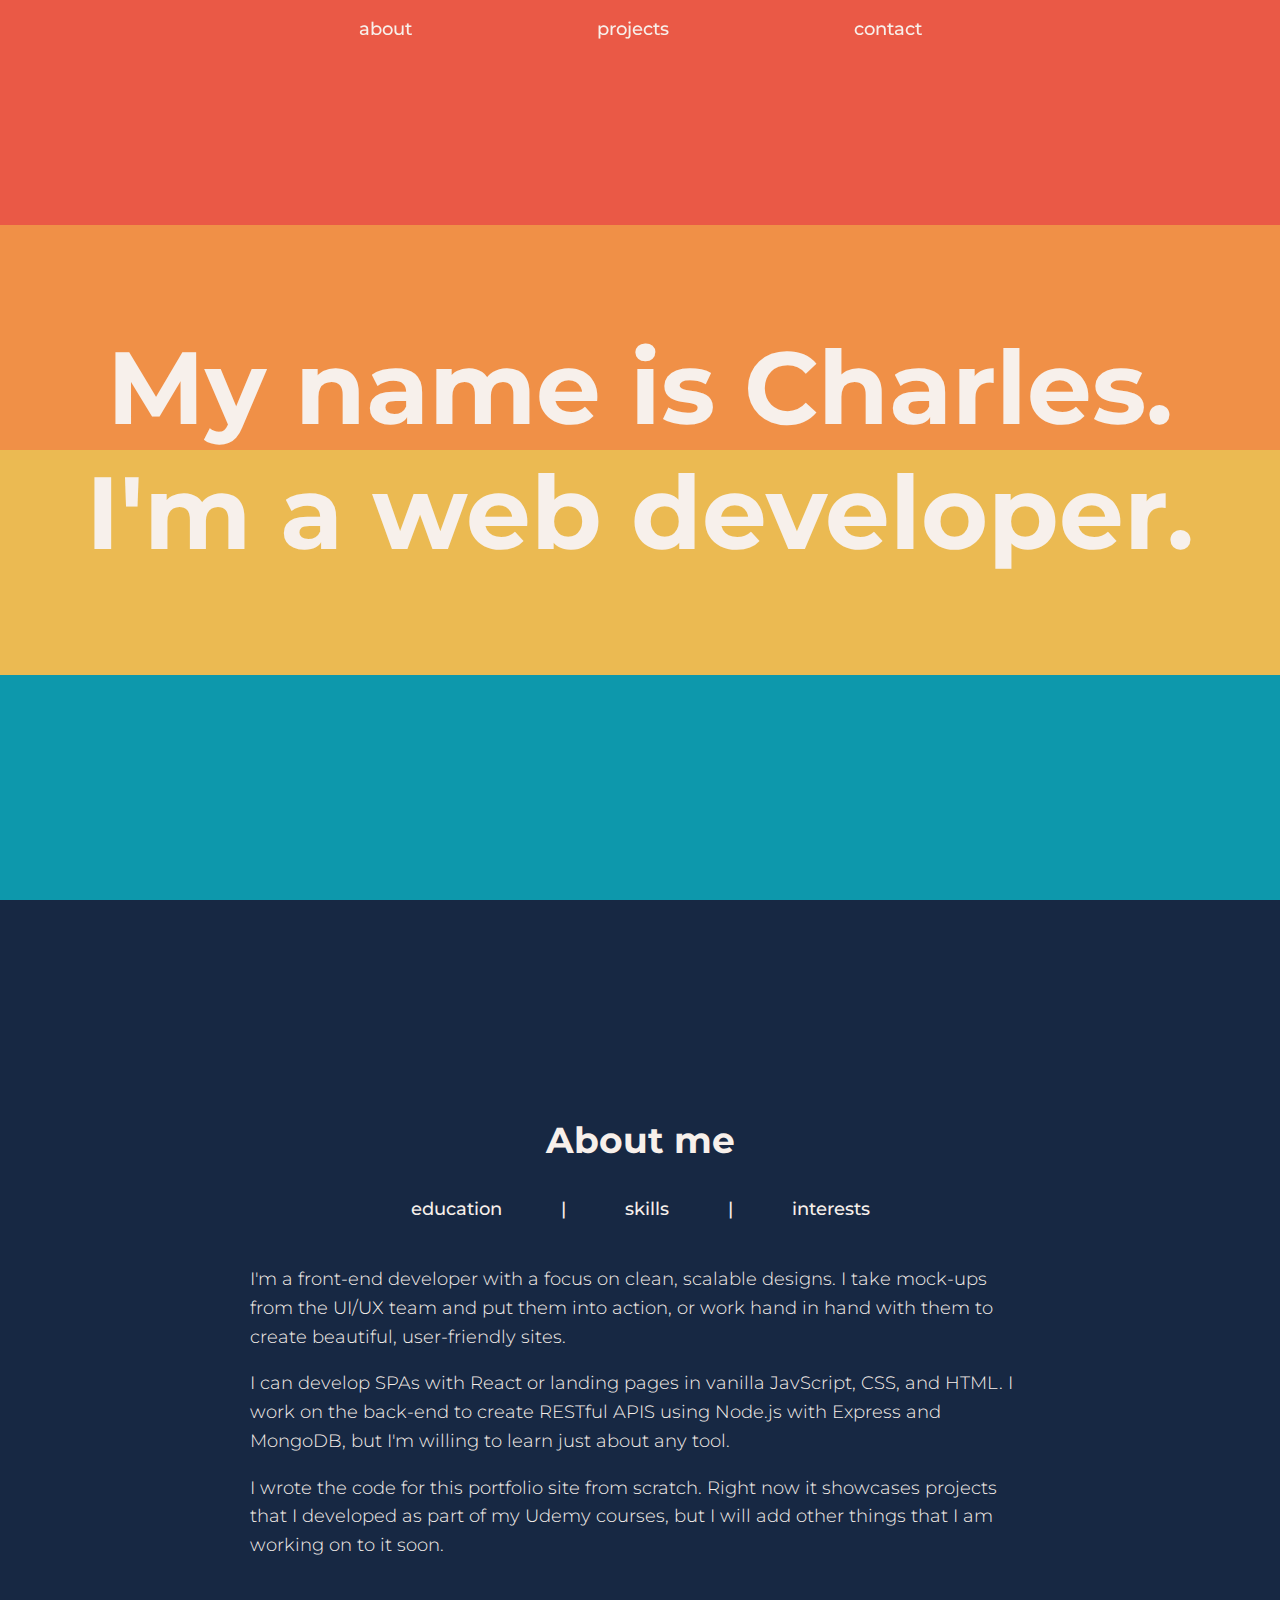
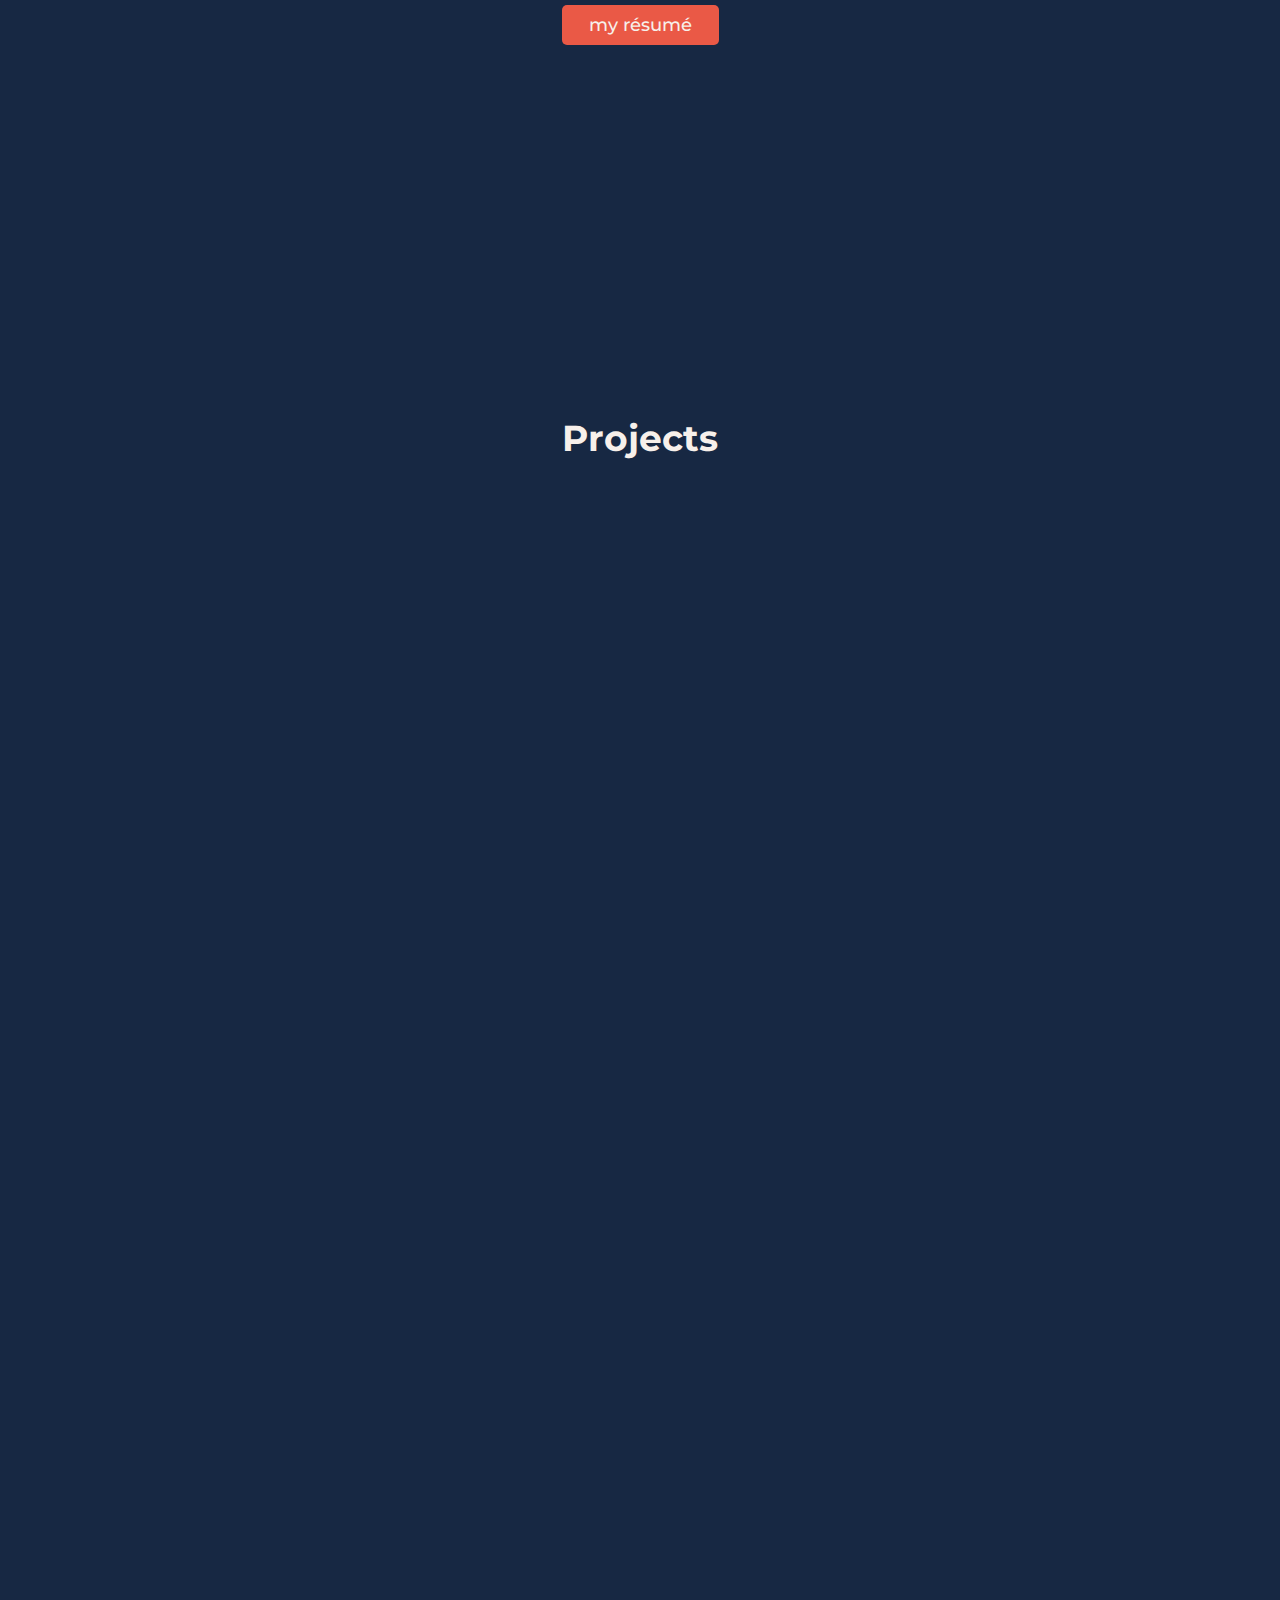
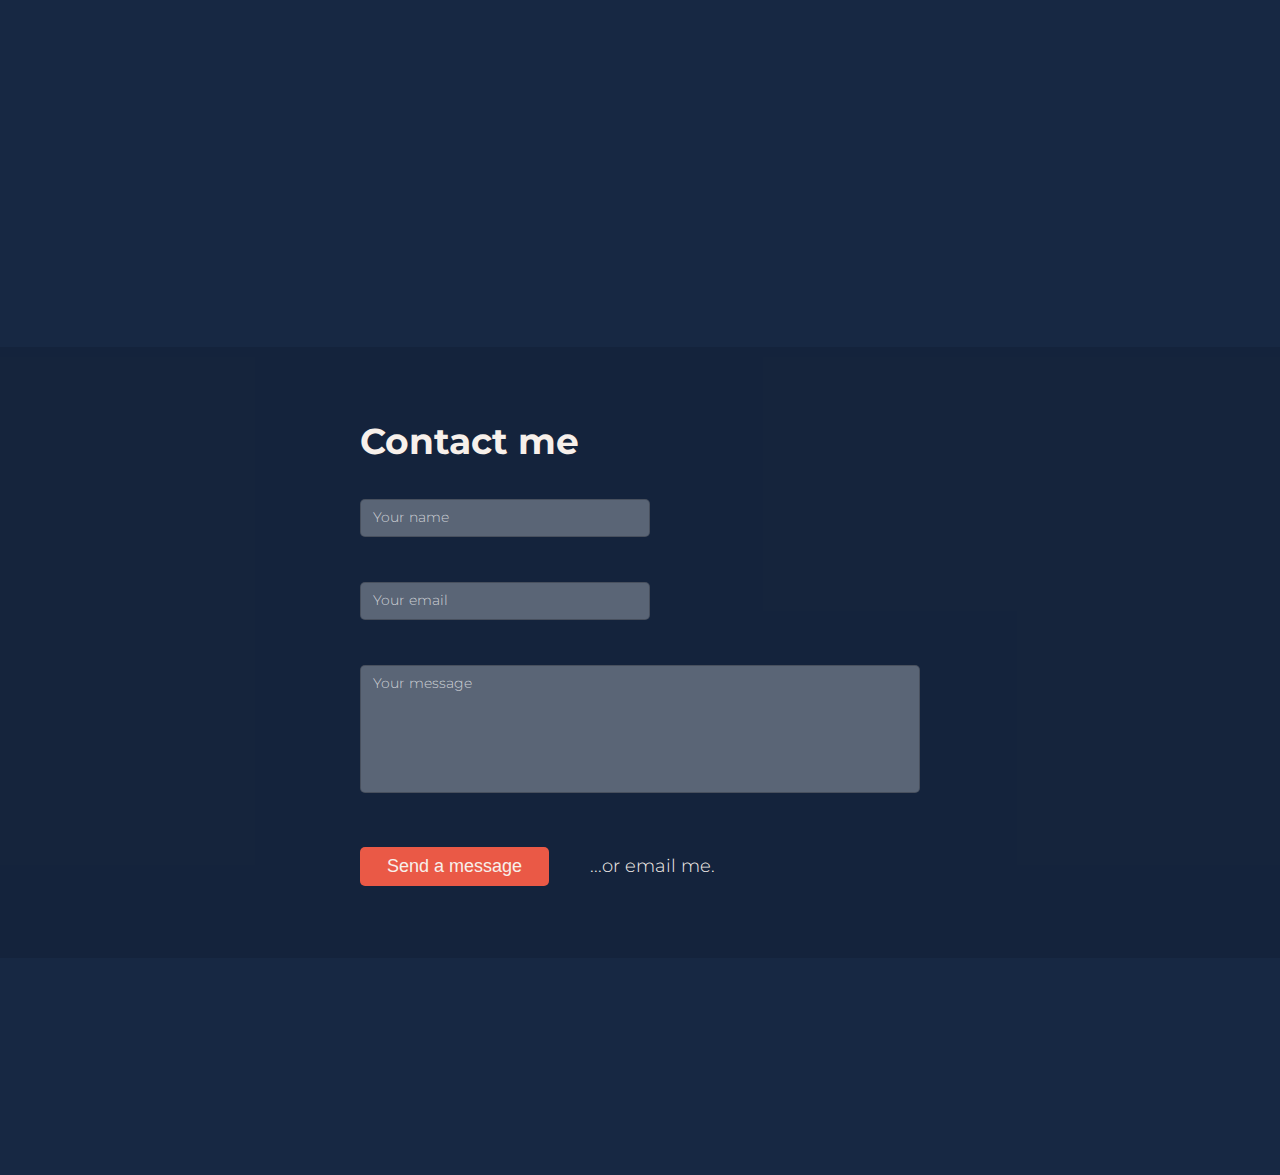
<file: public/index.html>
<!DOCTYPE html>
<html lang="en">
  <head>
    <meta charset="utf-8" />
    <meta name="description" content="The Portfolio Site of Charles McDougal" />
    <meta name="author" content="Charles McDougal" />
    <meta name="viewport" content="width=device-width, initial-scale=1" />

    <title>Charles McDougal: Web Developer</title>
    <link rel="stylesheet" type="text/css" href="css/main.css" />
    <link rel="stylesheet" type="text/css" href="css/projects.css" />
    <link rel="stylesheet" type="text/css" href="css/accordian.css" />
    <script type="text/javascript" src="js/main.js" defer></script>
    <script type="text/javascript" src="js/accordian.js" defer></script>
    <script type="text/javascript" src="js/animations.js" defer></script>
  </head>
  <body>
    <div class="modal-overlay">
      <div class="modal-container">
        <div class="modal-banner">
          <div class="modal-title"></div>
          <div class="modal-close">
            <img src="assets/closewhite.png" alt="close" />
          </div>
        </div>
        <div class="modal-message"></div>
      </div>
    </div>
    <nav>
      <ul id="trigger-scroll">
        <li>
          <a class="orange-hover" href="#about"
            >about<span class="orange-scroll"></span
          ></a>
        </li>
        <li>
          <a class="yellow-hover" href="#projects"
            >projects<span class="yellow-scroll"></span
          ></a>
        </li>
        <li>
          <a class="light-blue-hover" href="#contact"
            >contact<span class="light-blue-scroll"></span
          ></a>
        </li>
      </ul>
    </nav>
    <div id="accordian">
      <h1>
        My name is Charles.<br />
        I'm a web developer.
      </h1>
    </div>
    <main id="about">
      <h2>About me</h2>
      <ul>
        <li>
          <a class="about-link orange-hover" id="education" href="#"
            >education</a
          >
        </li>
        <li class="list-divider">|</li>
        <li>
          <a class="about-link red-hover" id="skills" href="#">skills</a>
        </li>
        <li class="list-divider">|</li>
        <li>
          <a class="about-link light-blue-hover" id="interests" href="#"
            >interests</a
          >
        </li>
      </ul>
      <p>
        I'm a front-end developer with a focus on clean, scalable designs. I
        take mock-ups from the UI/UX team and put them into action, or work hand
        in hand with them to create beautiful, user-friendly sites.
      </p>
      <p>
        I can develop SPAs with React or landing pages in vanilla JavScript,
        CSS, and HTML. I work on the back-end to create RESTful APIS using
        Node.js with Express and MongoDB, but I'm willing to learn just about
        any tool.
      </p>
      <p>
        I wrote the code for this portfolio site from scratch. Right now it
        showcases projects that I developed as part of my Udemy courses, but I
        will add other things that I am working on to it soon.
      </p>
      <a class="button" href="assets/charles_mcdougal_resume_june_2022.pdf"
        >my résumé</a
      >
      <div class="animated-bar">
        <div id="bar1"></div>
        <div id="bar2"></div>
        <div id="bar3"></div>
        <div id="bar4"></div>
      </div>
    </main>
    <section id="projects">
      <h2>Projects</h2>
      <div class="project-grid">
        <div class="grid-card span2">
          <div class="grid-card-banner accent-bg-4">
            <h3>Fitness Timer (WIP)</h3>
            <div>
              <a href="timer/index.html">
                <img
                  src="assets/external-link-2-xxl.png"
                  alt="external link logo"
                />
              </a>
              <a href="http://github.com/charlesmcdougal/fitness-app">
                <img
                  src="assets/GitHub-Mark-Light-64px.png"
                  alt="github logo"
                />
              </a>
            </div>
          </div>
          <div class="grid-card-content">
            <p>
              This will be a full-featured fitness routine app built in React.
              It's a work-in-progress - the first part that I've built is the
              actual timer, figuring that would be the most challenging. It
              looks best in mobile, so I recommend using Chrome's or Firefox's
              mobile view if you're on desktop.
            </p>
            <p>
              The timer receives an array containing information about each
              exercise in the routine and dynamically generates the inner and
              outer rings. It runs using requestAnimationFrame and bases its
              timing on the timestamp passed to the callback function, which
              makes it fairly accurate. It also means that it will 'catch up' if
              the computer can't keep up with the timer for whatever reason or
              the user leaves the window.
            </p>
            <p>
              It also only triggers the next requestAnimationFrame every 10th of
              a second (at default 60hz), so it should be fairly CPU-friendly.
            </p>
          </div>
          <div class="card-tags">
            <span>#React</span>
            <span>#Redux</span>
            <span>#CSS</span>
            <span>#JavaScript</span>
            <span>#Router</span>
          </div>
        </div>
        <div class="grid-card">
          <div class="grid-card-banner accent-bg-1">
            <h3>Weather App</h3>
            <div>
              <!-- <a id="weatherApp" href="#">
                      <img src="assets/image-xxl.png" alt="image logo" />
                    </a> -->
              <a href="http://mcdougal-weather-app.herokuapp.com/">
                <img
                  src="assets/external-link-2-xxl.png"
                  alt="external link logo"
                />
              </a>
              <a href="http://github.com/charlesmcdougal/weatherapp">
                <img
                  src="assets/GitHub-Mark-Light-64px.png"
                  alt="github logo"
                />
              </a>
            </div>
          </div>
          <div class="grid-card-content">
            <p>
              This app's back-end is built in Node.js and Express. It accesses
              two different APIs, mapbox.com and weatherstack.com, to get
              coordinates from a string place name and weather from the
              coordinates.
            </p>
          </div>
          <div class="card-tags">
            <span>#Node.js</span>
            <span>#Express</span>
            <span>#RESTful</span>
          </div>
        </div>
        <div class="grid-card">
          <div class="grid-card-banner accent-bg-2">
            <h3>Chat App</h3>
            <div>
              <!-- <a id="chatApp" href="#">
                      <img src="assets/image-xxl.png" alt="image logo" />
                    </a> -->
              <a href="https://mcdougal-chatapp.herokuapp.com/">
                <img
                  src="assets/external-link-2-xxl.png"
                  alt="external link logo"
                />
              </a>
              <a
                href="https://github.com/charlesmcdougal/nodejs-course-chatapp"
              >
                <img
                  src="assets/GitHub-Mark-Light-64px.png"
                  alt="github logo"
                />
              </a>
            </div>
          </div>
          <div class="grid-card-content">
            <p>
              This app's back-end is built in Node.js and Express. Passing text
              between the server and client is handled with socket.io.
            </p>
            <p>
              The app actually supports more than one chat room at the same
              time.
            </p>
          </div>
          <div class="card-tags">
            <span>#Node.js</span>
            <span>#Express</span>
            <span>#socket.io</span>
          </div>
        </div>
        <div class="grid-card span2">
          <div class="grid-card-banner accent-bg-3">
            <h3>Taskmanager API</h3>
            <div>
              <a href="https://github.com/charlesmcdougal/taskmanager-api">
                <img
                  src="assets/GitHub-Mark-Light-64px.png"
                  alt="github logo"
                />
              </a>
            </div>
          </div>
          <div class="grid-card-content">
            <p>
              The code is a full API for CRUD operations with user accounts. It
              stores multiple tokens to allow logging in with multiple devices
              simultaneously.
            </p>
            <p>
              There is also a CRUD interface for managing tasks associated with
              a user.
            </p>
            <p>Automated testing is done using Jest.</p>
            <p>
              There is currently no front-end developed for this, but I intend
              to use parts of it with the chat app in the near future.
            </p>
          </div>
          <div class="card-tags">
            <span>#MongoDB</span>
            <span>#Node.js</span>
            <span>#Express</span>
            <span>#mongoose</span>
            <span>#RESTful</span>
            <span>#Jest</span>
          </div>
        </div>
        <div class="grid-card">
          <div class="grid-card-banner accent-bg-4">
            <h3>Quote App</h3>
            <div>
              <!-- <a id="quoteApp" href="#">
                      <img src="assets/image-xxl.png" alt="image logo" />
                    </a> -->
              <a href="https://react-router-practice-98034.web.app/quotes">
                <img
                  src="assets/external-link-2-xxl.png"
                  alt="external link logo"
                />
              </a>
              <a href="http://github.com/charlesmcdougal/weatherapp">
                <img
                  src="assets/GitHub-Mark-Light-64px.png"
                  alt="github logo"
                />
              </a>
            </div>
          </div>
          <div class="grid-card-content">
            <p>
              This SPA was built in React using React Router 6. The backend runs
              on firebase.
            </p>
            <p>There is also a comment section unique to every quote.</p>
            <p></p>
          </div>
          <div class="card-tags">
            <span>#React</span>
            <span>#Router</span>
            <span>#firebase</span>
          </div>
        </div>
        <div class="grid-card">
          <div class="grid-card-banner accent-bg-1">
            <h3>Portfolio</h3>
            <div>
              <!-- <a id="quoteApp" href="#">
                      <img src="assets/image-xxl.png" alt="image logo" />
                    </a> -->
              <a href="http://github.com/charlesmcdougal/personal-portfolio">
                <img
                  src="assets/GitHub-Mark-Light-64px.png"
                  alt="github logo"
                />
              </a>
            </div>
          </div>
          <div class="grid-card-content">
            <p>
              You're currently looking at it. The site works equally well on
              desktop or mobile. The code for the accordian effect at the top of
              the page can be easily added to another page. Instructions are on
              Github.
            </p>
          </div>
          <div class="card-tags">
            <span>#HTML</span>
            <span>#CSS3</span>
            <span>#JavaScript</span>
          </div>
        </div>
      </div>
    </section>
    <section id="contact">
      <div class="contact-form">
        <form id="message-form">
          <h2>Contact me</h2>
          <label for="name">Your name</label>
          <input class="form-no-error" type="text" name="name" id="name" />
          <label for="email">Your email</label>
          <input class="form-no-error" type="email" name="email" id="email" />
          <div class="relative">
            <label for="message">Your message</label>
            <textarea
              class="form-no-error"
              type="text"
              name="message"
              id="message"
            ></textarea>
            <p class="message-counter"></p>
          </div>
          <button type="submit">Send a message</button>
          <a href="mailto:charlesmcdougal@gmail.com">...or email me.</a>
        </form>
      </div>
    </section>
  </body>
</html>
</file>
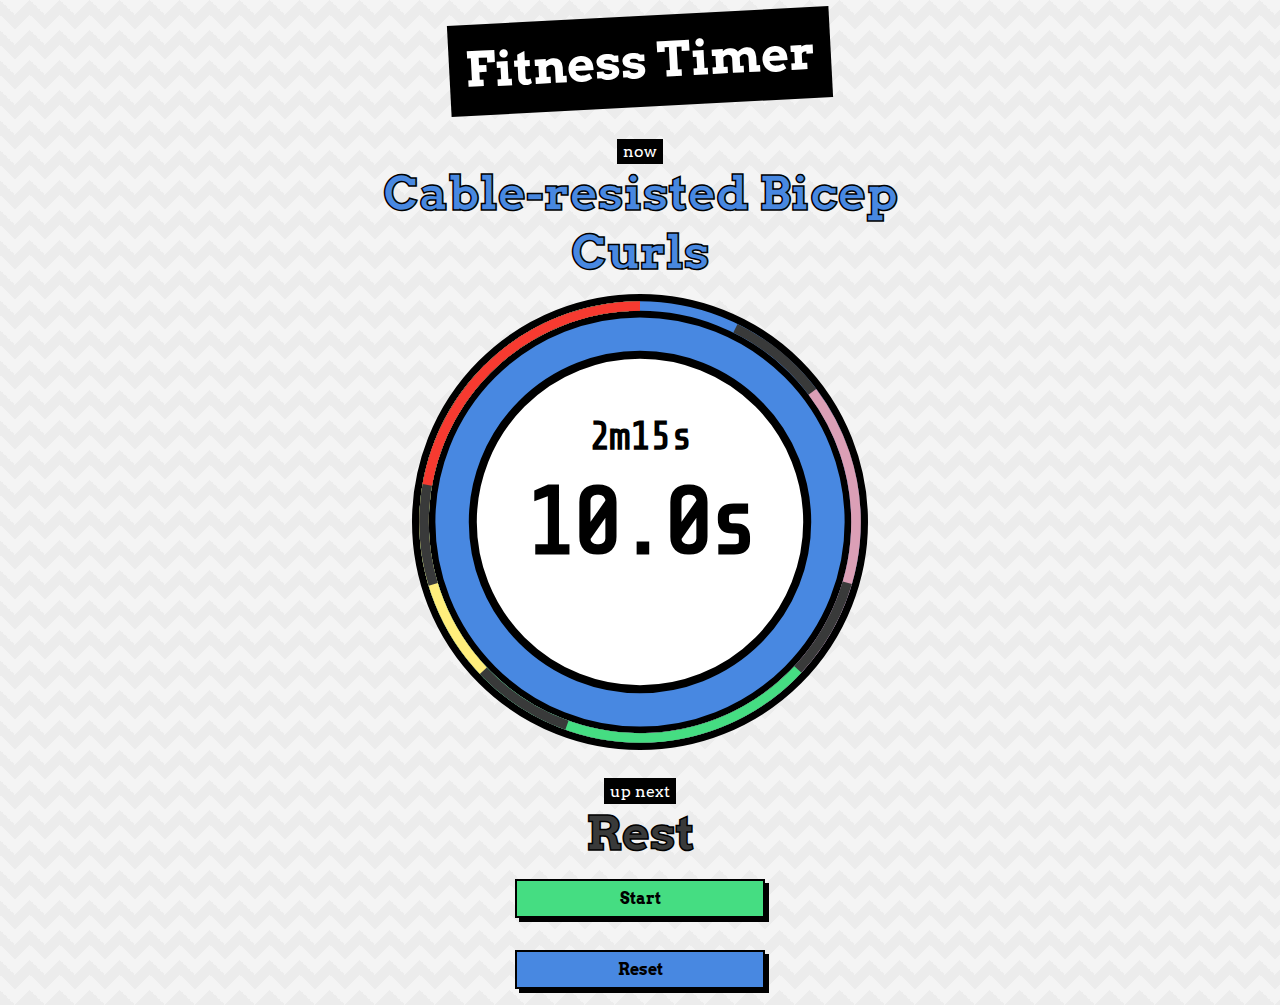
<file: public/timer/index.html>
<!DOCTYPE html>
<html lang="en">
  <head>
    <meta charset="utf-8" />
    <link rel="preconnect" href="https://fonts.googleapis.com" />
    <link rel="preconnect" href="https://fonts.gstatic.com" crossorigin />
    <link
      href="https://fonts.googleapis.com/css2?family=Montserrat:wght@600&display=swap"
      rel="stylesheet"
    />
    <meta name="viewport" content="width=device-width,initial-scale=1" />
    <meta name="theme-color" content="#000000" />
    <meta
      name="description"
      content="Web site created using create-react-app"
    />
    <link rel="manifest" href="manifest.json" />
    <title>Fitness App</title>
    <script defer="defer" src="static/js/main.912ef378.js"></script>
    <link href="static/css/main.4644613d.css" rel="stylesheet" />
  </head>
  <body>
    <noscript>You need to enable JavaScript to run this app.</noscript>
    <div id="overlays"></div>
    <div id="root"></div>
  </body>
</html>
</file>
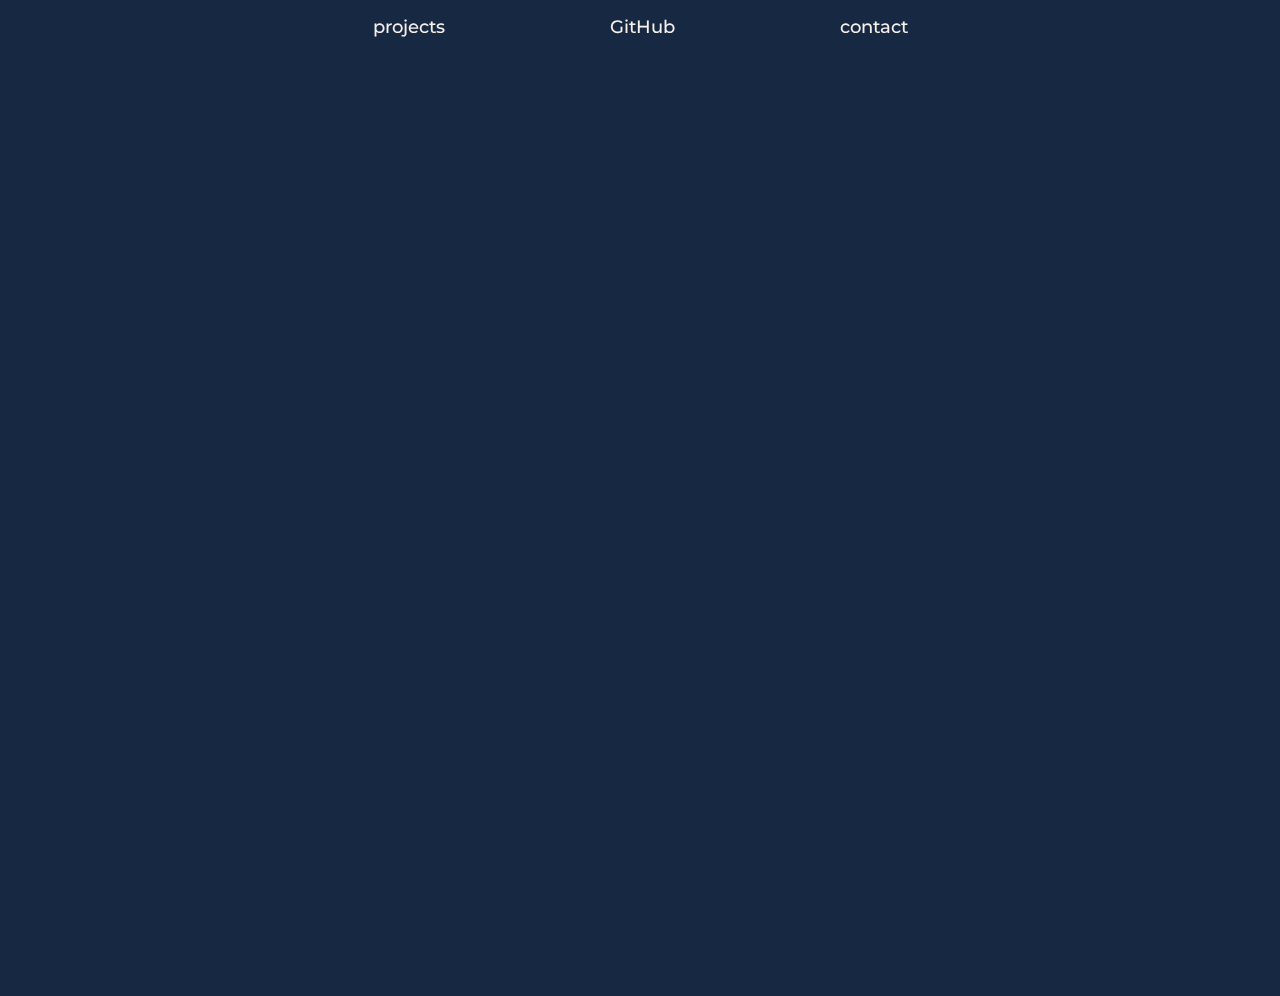
<file: public/projects.html>
<!DOCTYPE html>
<html lang="en">
<head>
  <meta charset="utf-8">
  <meta name="description" content="The Portfolio Site of Charles McDougal">
  <meta name="author" content="Charles McDougal">
  <meta name="viewport" content="width=device-width, initial-scale=1">

  <title>Charles McDougal: Web Developer: Projects</title>
  <link rel="stylesheet" type="text/css" href="main.css">
  <link rel="stylesheet" type="text/css" href="projects.css">
</head>
<body>
  <header>
    <nav>
        <ul>
            <li><a class='orange-hover' href="projects.html">projects</a></li>
            <li><a class='yellow-hover' href="https://github.com/charlesmcdougal">GitHub</a></li>
            <li><a id="trigger-scroll" class='light-blue-hover' href="#">contact</a></li>
        </ul>
    </nav>
  </header>
  <section>
    <div class="project-grid">
      <div class="grid-card">
        <div class="grid-card-banner accent-bg-1">
          <h3>Weather App</h3>
          <div>
            <a id="weatherApp" href="#">
              <img src="assets/image-xxl.png" alt="image logo" />
            </a>
            <a href="http://mcdougal-weather-app.herokuapp.com/">
              <img src="assets/external-link-2-xxl.png" alt="external link logo" />
            </a>
            <a href="http://github.com/charlesmcdougal/weatherapp">
              <img src="assets/GitHub-Mark-Light-64px.png" alt="github logo" />
            </a>
          </div>
        </div>
        <div class="grid-card-content">
          <p>This app's back-end is built in Node.js and Express. It accesses two different APIs, mapbox.com and weatherstack.com, to get coordinates from a string place name and weather from the coordinates.</p>
        </div>
        <div class="card-tags">
          <span>#Node.js</span>
          <span>#Express</span>
          <span>#RESTful</span>
        </div>
      </div>
      <div class="grid-card">
        <div class="grid-card-banner accent-bg-2">
          <h3>Chat App</h3>
          <div>
            <a id="chatApp" href="#">
              <img src="assets/image-xxl.png" alt="image logo" />
            </a>
            <a href="https://mcdougal-chatapp.herokuapp.com/">
              <img src="assets/external-link-2-xxl.png" alt="external link logo" />
            </a>
            <a href="https://github.com/charlesmcdougal/nodejs-course-chatapp">
              <img src="assets/GitHub-Mark-Light-64px.png" alt="github logo" />
            </a>
          </div>
        </div>
        <div class="grid-card-content">
          <p>This app's back-end is built in Node.js and Express. Passing text between the server and client is handled with socket.io.</p>
          <p>The app actually supports more than one chat room at the same time.</p>
        </div>
        <div class="card-tags">
          <span>#Node.js</span>
          <span>#Express</span>
          <span>#socket.io</span>
        </div>
      </div>
      <div class="grid-card span2">
        <div class="grid-card-banner accent-bg-3">
          <h3 class="main-color">Taskmanager API</h3>
          <div>
            <a href="https://github.com/charlesmcdougal/taskmanager-api">
              <img src="assets/GitHub-Mark-Light-64px.png" alt="github logo" />
            </a>
          </div>
        </div>
        <div class="grid-card-content">
          <p>The code is a full API for CRUD operations with user accounts. It stores multiple tokens to allow logging in with multiple devices simultaneously.</p>
          <p>There is also a CRUD interface for managing tasks associated with a user.</p>
          <p>Automated testing is done using Jest.</p>
          <p>There is currently no front-end developed for this, but I intend to use parts of it with the chat app in the near future.</p>
        </div>
        <div class="card-tags">
          <span>#MongoDB</span>
          <span>#Node.js</span>
          <span>#Express</span>
          <span>#mongoose</span>
          <span>#RESTful</span>
          <span>#Jest</span>
        </div>
      </div>
      <div class="grid-card">
        <div class="grid-card-banner accent-bg-4">
          <h3>Quote App</h3>
          <div>
            <a id="quoteApp" href="#">
              <img src="assets/image-xxl.png" alt="image logo" />
            </a>
            <a href="https://react-router-practice-98034.web.app/quotes">
              <img src="assets/external-link-2-xxl.png" alt="external link logo" />
            </a>
            <a href="http://github.com/charlesmcdougal/weatherapp">
              <img src="assets/GitHub-Mark-Light-64px.png" alt="github logo" />
            </a>
          </div>
        </div>
        <div class="grid-card-content">
          <p>This SPA was built in React using React Router 6. The backend runs on firebase.</p>
          <p>There is also a comment section unique to every quote.</p>
          <p></p>
        </div>
        <div class="card-tags">
          <span>#React</span>
          <span>#Router</span>
          <span>#firebase</span>
        </div>
      </div>
    </div>
  </section>
</body>
</html>
</file>
<file: public/css/main.css>
@import url("https://fonts.googleapis.com/css2?family=Montserrat:wght@300;500;700&Arvo:wght@400&display=swap");

html {
  font-size: 18px;
}

/* DOM ELEMENT STYLES */
body {
  font-family: "Montserrat", sans-serif;
  font-weight: 300;
  margin: 0px;
  padding: 0px;
  --main-color: rgb(23, 40, 67);
  --shadow-color: hsl(217, 29%, 0%);
  --main-color-light: rgb(247, 240, 235);
  --main-color-mid: hsl(25, 45%, 85%);
  --accent-color-1: rgb(234, 89, 70);
  --accent-color-2: rgb(240, 144, 71);
  --accent-color-3: rgb(235, 186, 82);
  --accent-color-4: rgb(13, 152, 172);
  background-color: var(--main-color);
}

main,
section {
  background: none;
  overflow-x: hidden;
  display: flex;
  flex-direction: column;
  min-height: 100vh;
  width: 100%;
  justify-content: center;
  align-items: center;
  padding: 4rem 0;
}

main p {
  color: var(--main-color-light);
  font-weight: 300;
  margin: 0.5rem 1rem;
  max-width: 65ch;
  line-height: 1.6;
  font-kerning: normal;
}

nav {
  display: block;
  top: 0;
  left: 0;
  position: fixed;
  width: 100%;
  height: 60px;
  z-index: 20;
  background-color: transparent;
}

nav ul,
main ul {
  text-align: center;
  list-style-type: none;
  padding: 0px;
}

nav ul {
  margin: 1rem 0;
}
main ul {
  margin: 1rem 0 2rem 0;
}

nav li,
main li {
  position: relative;
  display: inline;
  font-weight: 500;
  color: var(--main-color-light);
}

nav li {
  padding: 0 5rem;
}

.list-divider {
  padding: 3rem;
}

h1,
h2 {
  font-weight: 700;
  color: var(--main-color-light);
}

h2 {
  margin: 0;
  font-size: 2rem;
  margin-bottom: 1rem;
}

h3 {
  margin: 0;
  padding: 0;
  font-size: 1.2rem;
  font-weight: 500;
  color: var(--main-color-light);
}

a,
a:active {
  position: relative;
  text-decoration: none;
  outline: none;
  color: var(--main-color-light);
}

.bold {
  font-weight: 500;
}

.modal-container p a {
  color: var(--main-color);
  text-decoration: underline;
}

a:focus {
  outline: 1px dotted var(--accent-color-3);
}

a.button,
.contact-form button {
  text-decoration: none;
  font-style: inherit;
  font-weight: 500;
  font-size: inherit;
  background-color: var(--accent-color-1);
  color: var(--main-color-light);
  border: none;
  border-radius: 5px;
  padding: 0.5rem 1.5rem;
  margin-top: 2rem;
}

a.button {
  display: block;
}

a.button:hover,
.contact-form button:hover {
  box-shadow: inset 0 0 8px rgba(255, 255, 255, 0.3);
}

/* wraps everything below the header in a box to take over the scroll */
.wrapper {
  height: 100vh;
  overflow-y: auto;
  overflow-x: hidden;
  perspective: 10px;
}

/* styles for the modal overlay */
.modal-overlay {
  display: none;
  position: fixed;
  align-items: center;
  justify-content: center;
  height: 100vh;
  width: 100vw;
  background-color: rgba(0, 0, 0, 0.7);
  z-index: 1000;
}

.modal-container {
  background-color: var(--main-color-light);
  color: var(--main-color);
  border-radius: 10px;
}

.modal-banner {
  display: flex;
  flex-direction: row;
  justify-content: space-between;
  padding: 1rem 1rem 1rem 2rem;
  border-top-left-radius: 10px;
  border-top-right-radius: 10px;
}

.modal-title {
  color: var(--main-color-light);
  font-size: 1.2rem;
  font-weight: 500;
  padding-top: 0.5rem;
}

.modal-banner img {
  pointer-events: none;
  height: 1rem;
  width: auto;
}

.modal-close {
  cursor: pointer;
  display: flex;
  justify-content: center;
  align-items: center;
  height: 2rem;
  width: 2rem;
  border-radius: 50%;
  /* background-color: var(--accent-color-1); */
}

.modal-message {
  color: var(--main-color);
  min-width: 15rem;
  max-width: 50ch;
  min-height: 10rem;
  max-height: 30rem;
  overflow-y: auto;
  padding: 0 2rem 2rem 2rem;
}

.contact-form {
  display: flex;
  flex-direction: column;
  align-items: center;
  position: relative;
  padding: 4rem 0rem;
  background: rgba(0, 0, 0, 0.1);
  width: 100%;
}

.contact-form label {
  display: block;
  height: 1rem;
  color: rgba(255, 255, 255, 0.7);
  font-weight: 300;
  font-size: 0.8rem;
  transform: translate(0.7rem, 1.5rem);
  pointer-events: none;
}

.label-animation {
  animation: 0.25s ease-in-out 0s 1 forwards grow-label;
}

.label-animation-reverse {
  animation: 0.25s ease-in-out 0s 1 forwards shink-label;
}

.contact-form input,
.contact-form textarea {
  display: block;
  padding: 0.5rem;
  border-radius: 5px;
  font-size: 0.8rem;
  font-weight: 300;
  font-family: inherit;
  color: var(--main-color-light);
  border: 1px solid rgba(0, 0, 0, 0.2);
  background-color: rgba(255, 255, 255, 0.3);
}

.contact-form input {
  width: 15rem;
  margin-bottom: 1.5rem;
}

.contact-form textarea {
  width: 90vw;
  max-width: 30rem;
  height: 6rem;
  resize: none;
  margin-bottom: 1rem;
}

.form-error {
  background: rgba(255, 200, 200, 0.3) !important;
  border: 1px solid var(--accent-color-1) !important;
}

.contact-form input:focus,
.contact-form textarea:focus {
  outline: 1px solid var(--accent-color-4);
}

.contact-form button {
  display: inline;
  margin-right: 2rem;
}

.contact-form button:focus {
  outline: 1px solid var(--accent-color-3);
}

.contact-form button:disabled {
  background-color: rgb(210, 210, 210);
}

.message-counter {
  position: absolute;
  font-size: 0.75rem;
  bottom: -1.7rem;
  right: 0rem;
  color: rgba(255, 200, 200, 0.8);
}

.relative {
  position: relative;
}

.animated-bar {
  display: grid;
  grid-template-columns: 1fr 1fr 1fr 1fr;
  width: 10ch;
  height: 0.5rem;
  margin-top: 4rem;
  opacity: 0;
}

.bar-animation {
  animation: 1.5s ease-out 0.1s 1 forwards grow-width;
}

#bar1 {
  background-color: var(--accent-color-1);
}
#bar2 {
  background-color: var(--accent-color-2);
}
#bar3 {
  background-color: var(--accent-color-3);
}
#bar4 {
  background-color: var(--accent-color-4);
}

.red-hover::before,
.red-scroll,
.orange-hover::before,
.orange-scroll,
.yellow-hover::before,
.yellow-scroll,
.light-blue-hover::before,
.light-blue-scroll {
  content: "";
  position: absolute;
  width: 100%;
  height: 6px;
  bottom: -5px;
  left: 0;
  transform-origin: right;
  transform: scaleX(0);
  transition: transform 0.2s ease-in-out;
}

.red-scroll-anim,
.orange-scroll-anim,
.yellow-scroll-anim,
.light-blue-scroll-anim {
  animation: 0.2s ease-in-out 0s 1 forwards nav-decoration;
}

.red-hover::before,
.red-scroll {
  background-color: var(--accent-color-1);
}
.orange-hover::before,
.orange-scroll {
  background-color: var(--accent-color-2);
}
.yellow-hover::before,
.yellow-scroll {
  background-color: var(--accent-color-3);
}
.light-blue-hover::before,
.light-blue-scroll {
  background-color: var(--accent-color-4);
}

/* this is for the mouse-over of the links only */
.red-hover:hover::before,
.orange-hover:hover::before,
.yellow-hover:hover::before,
.light-blue-hover:hover::before {
  transform-origin: left;
  transform: scaleX(1);
}

/* animation for color bar */
@keyframes grow-width {
  0% {
    width: 10ch;
    opacity: 0;
  }
  50% {
    opacity: 1;
  }
  100% {
    width: 30ch;
    opacity: 1;
  }
}

/* animation for bars under links on scroll */
@keyframes nav-decoration {
  0% {
    transform: scaleX(0);
  }
  100% {
    transform: scaleX(1);
  }
}

/* animation for form label text */
@keyframes grow-label {
  0% {
    transform: translate(0.7rem, 1.5rem);
    font-size: 0.8rem;
    font-weight: 300;
    color: rgba(255, 255, 255, 0.7);
  }
  100% {
    transform: translate(0, -0.1rem);
    font-size: 1rem;
    font-weight: 500;
    color: var(--main-color-light);
  }
}

/* mobile screens */
@media only screen and (max-width: 800px) {
  html {
    font-size: 16px;
  }
  nav li {
    padding: 0 1rem;
    font-size: 16px;
  }
  /* main li { padding: 0 1rem; } */
  .list-divider {
    padding: 0 1rem;
  }
  .red-hover:hover::before,
  .orange-hover:hover::before,
  .yellow-hover:hover::before,
  .light-blue-hover:hover::before {
    transform: scaleX(0);
  }
}

/* adjust the min-height of the main content if
   screen height is short (e.g. for landscape phones) */
@media only screen and (max-height: 600px) {
  main {
    min-height: 150vh;
  }
}

/* adjust font size for high resolution screens */
@media only screen and (min-width: 1750px) {
  html {
    font-size: 21px;
  }
}

/* adjust font size for very high resolution screens */
@media only screen and (min-width: 2000px) {
  html {
    font-size: 24px;
  }
}
</file>
<file: public/css/projects.css>
.accent-bg-1 {
  background-color: var(--accent-color-1);
}
.accent-bg-2 {
  background-color: var(--accent-color-2);
}
.accent-bg-3 {
  background-color: var(--accent-color-3);
}
.accent-bg-4 {
  background-color: var(--accent-color-4);
}
.main-color {
  color: var(--main-color);
}

.project-grid {
  display: grid;
  /* grid-auto-flow: dense; */
  margin: 2rem 0;
  width: calc(100% - 4rem);
  max-width: 74rem;
  grid-template-columns: repeat(auto-fit, minmax(18rem, 1fr));
  grid-template-rows: auto;
  gap: 3rem;
}

.span2 {
  grid-row: span 2;
}

.grid-card {
  /* align-self: start; */
  position: relative;
  display: flex;
  flex-direction: column;
  opacity: 0;
  transform: translateY(60px);
  background-color: var(--main-color-light);
  border-radius: 1rem;
  box-shadow: 1px 1px 1.1px rgba(0, 0, 0, 0.021),
    2.3px 2.5px 2.7px rgba(0, 0, 0, 0.029),
    4.4px 4.6px 5.1px rgba(0, 0, 0, 0.035),
    7.8px 8.3px 9.2px rgba(0, 0, 0, 0.042),
    14.6px 15.5px 17.1px rgba(0, 0, 0, 0.053),
    35px 37px 41px rgba(0, 0, 0, 0.08);
  /* max-height: 30rem; */
}

.grid-card-banner {
  display: flex;
  flex-direction: row;
  align-items: center;
  justify-content: space-between;
  height: 3rem;
  padding: 0 1.5rem;
  color: white;
  border-top-left-radius: 0.9rem;
  border-top-right-radius: 0.9rem;
}

.grid-card-banner div {
  display: flex;
  flex-direction: row;
  align-items: center;
  min-height: 3rem;
}

.grid-card-banner img {
  display: block;
  padding-left: 0.5rem;
  width: 1.2rem;
  height: auto;
}

.grid-card-content {
  margin: 0;
  padding: 0;
  padding: 1.5rem 1.5rem 0 1.5rem;
  /* overflow: auto; */
}

.grid-card-content p {
  font-size: 0.85rem;
  line-height: 1.5;
  margin: 0 0 0.7rem 0;
  color: var(--main-color);
}

.card-tags {
  display: grid;
  grid-template-columns: 1fr 1fr 1fr;
  grid-template-rows: auto;
  row-gap: 1rem;
  justify-content: space-around;
  justify-items: center;
  padding: 1.5rem;
}

.card-tags span {
  text-align: center;
  background-color: var(--main-color-mid);
  font-size: 14px;
  font-weight: 500;
  color: var(--main-color);
  padding: 0.4rem;
  border-radius: 2rem;
}

.card-animation {
  animation: 0.5s ease-in-out 0s 1 forwards card-shift;
}

@keyframes card-shift {
  0% {
    opacity: 0;
    transform: translateY(60px);
  }
  100% {
    opacity: 1;
    transform: translateY(0);
  }
}

@media only screen and (max-width: 800px) {
  .project-grid {
    width: calc(100% - 1rem);
    gap: 2rem;
  }
}
</file>
<file: public/css/accordian.css>
#accordian {
  display: flex;
  position: relative;
  justify-content: center;
  align-items: center;
  margin: 0 auto;
  width: 100%;
  overflow: hidden;
}

/* the style for the text in the middle of the 
   accordian. Style it to your liking  */
h1 {
  position: absolute;
  margin: 0px;
  top: 50vh;
  transform: translateY(-50%);
  text-align: center;
  font-size: clamp(1rem, 8vw, 6rem);
}
</file>
<file: public/timer/static/css/main.4644613d.css>
@import url(https://fonts.googleapis.com/css2?family=Arvo:wght@400;700&family=Oswald:wght@600&display=swap);@import url(https://fonts.googleapis.com/css2?family=Share+Tech+Mono&display=swap);.Header_header__\+5wXc{background-color:var(--main-color);color:var(--highlight-color);display:block;font-family:Arvo,sans-serif;font-size:clamp(2rem,10vw,3rem);font-weight:700;margin-bottom:2rem;margin-top:1rem;padding:1rem;-webkit-transform:rotate(-3deg);transform:rotate(-3deg)}.Card_card__9-\+Rg{margin-bottom:1rem;max-width:30rem;width:calc(100% - 15px)}.Button_button__2CDBU{cursor:pointer;font-family:inherit;font-size:1rem;font-weight:600;margin:1rem;padding:.5rem;width:250px}.Button_button__2CDBU:hover{-webkit-transform:scale(1.14);transform:scale(1.14);transition:-webkit-transform 50ms ease-in;transition:transform 50ms ease-in;transition:transform 50ms ease-in,-webkit-transform 50ms ease-in}.Button_button__2CDBU:active{-webkit-transform:scale(1.08);transform:scale(1.08);transition:-webkit-transform 0ms ease-in-out;transition:transform 0ms ease-in-out;transition:transform 0ms ease-in-out,-webkit-transform 0ms ease-in-out}.timer-container{position:relative}@font-face{font-family:Period;src:local("Arial");unicode-range:U+002e}.current-exercise,.next-exercise{-webkit-text-stroke:1.5px #000;font-size:clamp(1.8rem,10vw,3rem);font-weight:700;max-width:40rem;text-align:center;width:100%}.exercise-label{font-size:1rem;margin:0;padding:.2rem .4rem}.countdown,.current-countdown{font-family:Period,Share Tech Mono,monospace;font-weight:700;height:100%;position:absolute;width:100%}.countdown{font-size:clamp(1rem,8.2vw,2.5rem);letter-spacing:-.1rem;-webkit-transform:translateY(-18%);transform:translateY(-18%)}.current-countdown{font-size:clamp(3rem,20vw,6rem);letter-spacing:-.4rem}g{fill:none;stroke:none}svg{display:block}.inner-timer-ring{fill:#fff;stroke:#000;stroke-width:8px}.outer-timer-ring{fill:#000;stroke:#000;stroke-width:5px}.inner-timer-overlay{stroke-width:8px}.inner-timer-overlay,.outer-timer-overlay{stroke-linecap:butt;fill-rule:nonzero;-webkit-transform-origin:center;transform-origin:center}.outer-timer-overlay{stroke-width:3px;stroke:#000}.outer-timer-exercise{stroke-width:2px;stroke-linecap:butt;fill-rule:nonzero;-webkit-transform-origin:center;transform-origin:center}*{--main-color:#000;--highlight-color:#fff;--accent-color-1:#db9fb6;--accent-color-2:#4888e1;--accent-color-3:#45dd82;--accent-color-4:#ffee7c;--accent-color-5:#f73a30;--accent-color-rest:#393a3a;--background-color:#ececec;--border-style:2px solid #000;--box-shadow:4px 4px 0px #000;box-sizing:border-box;margin:0;padding:0}.main-color{color:var(--main-color)}.hl-color{color:var(--highlight-color)}.accent-1{color:var(--accent-color-1)}.accent-2{color:var(--accent-color-2)}.accent-3{color:var(--accent-color-3)}.accent-4{color:var(--accent-color-4)}.accent-5{color:var(--accent-color-5)}.main-bg-color{background-color:var(--background-color)}.main-bg-dark{background-color:#000}.main-bg-light{background-color:#fff}.accent-bg-1{background-color:var(--accent-color-1)}.accent-bg-2{background-color:var(--accent-color-2)}.accent-bg-3{background-color:var(--accent-color-3)}.accent-bg-4{background-color:var(--accent-color-4)}.accent-bg-5{background-color:var(--accent-color-5)}.default-border{border:var(--border-style);box-shadow:var(--box-shadow)}.polkadot-bg{background-image:radial-gradient(hsla(0,0%,100%,.4) 1px,var(--background-color) 1px);background-size:15px 15px}.polkadot-bg,.wavy-bg{background-color:var(--background-color)}.wavy-bg{background-image:linear-gradient(135deg,hsla(0,0%,100%,.4) 25%,transparent 25%),linear-gradient(225deg,hsla(0,0%,100%,.4) 25%,transparent 25%),linear-gradient(45deg,hsla(0,0%,100%,.4) 25%,transparent 25%),linear-gradient(315deg,hsla(0,0%,100%,.4) 25%,var(--background-color) 25%);background-position:15px 0,15px 0,0 0,0 0;background-repeat:repeat;background-size:30px 30px}.block{display:block}.inline{display:inline}.flex{display:flex}.flex-centered{align-items:center;display:flex;justify-content:center}.flex-column{flex-direction:column}.flex-row{flex-direction:row}.full-height{height:100vh}.minor-rotate-cw{-webkit-transform:rotate(2deg);transform:rotate(2deg)}.minor-rotate-ccw{-webkit-transform:rotate(-2deg);transform:rotate(-2deg)}.padding-25{padding:.25rem}.padding-5{padding:.5rem}.padding-1{padding:1rem}body{color:var(--main-color);font-family:Arvo,sans-serif;font-size:16px}main{align-items:center;display:flex;flex-direction:column;min-height:100vh;overflow-x:hidden;width:100%}a,a:active,a:visited{text-decoration:none}
/*# sourceMappingURL=main.4644613d.css.map*/
</file>
<file: public/main.css>
@import url("https://fonts.googleapis.com/css2?family=Montserrat:wght@300;500;700&Arvo:wght@400&display=swap");

/* DOM ELEMENT STYLES */
body {
  font-family: "Montserrat", sans-serif;
  font-weight: 300;
  font-size: 18px;
  margin: 0px;
  padding: 0px;
  /* --main-color: hsl(0, 0%, 10%);
  --shadow-color: hsl(217, 29%, 0%);
  --main-color-light: white;
  --main-color-mid: hsl(0, 0%, 85%);
  --accent-color-1: hsl(0, 0%, 60%);
  --accent-color-2: hsl(0, 0%, 40%);
  --accent-color-3: hsl(0, 0%, 31%);
  --accent-color-4: hsl(0, 0%, 20%); */
  /* --main-color: #233d4d;
    --shadow-color: hsl(217, 29%, 0%);
    --main-color-light: rgb(247, 240, 235);
    --main-color-mid: hsl(25, 45%, 85%);
    --accent-color-1: #fe7f2d;
    --accent-color-2: #fcca46;
    --accent-color-3: #a1c181;
    --accent-color-4: #619b8a; */
  /* --main-color: #071e22;
    --shadow-color: hsl(217, 29%, 0%);
    --main-color-light: rgb(247, 240, 235);
    --main-color-mid: hsl(25, 45%, 85%);
    --accent-color-1: #ee2e31;
    --accent-color-2: hsl(27, 60%, 67%);
    --accent-color-3: #679289;
    --accent-color-4: #1d7874; */
  --main-color: rgb(23, 40, 67);
  --shadow-color: hsl(217, 29%, 0%);
  --main-color-light: rgb(247, 240, 235);
  --main-color-mid: hsl(25, 45%, 85%);
  --accent-color-1: rgb(234, 89, 70);
  --accent-color-2: rgb(240, 144, 71);
  --accent-color-3: rgb(235, 186, 82);
  --accent-color-4: rgb(13, 152, 172);
  background-color: var(--main-color);
}

main,
section {
  background: none;
  overflow-x: hidden;
  display: flex;
  flex-direction: column;
  min-height: 100vh;
  width: 100%;
  justify-content: center;
  align-items: center;
  padding: 3rem 0;
}

main p {
  color: var(--main-color-light);
  font-weight: 300;
  margin: 0.5rem 1rem;
  max-width: 65ch;
  line-height: 1.6;
  font-kerning: normal;
}

nav {
  display: block;
  top: 0;
  left: 0;
  position: fixed;
  width: 100%;
  height: 60px;
  z-index: 20;
}

nav ul,
main ul {
  text-align: center;
  list-style-type: none;
  padding: 0px;
}

nav ul {
  margin: 1rem 0;
}
main ul {
  margin: 1rem 0 2rem 0;
}

nav li,
main li {
  position: relative;
  display: inline;
  font-weight: 500;
  color: var(--main-color-light);
}

nav li {
  padding: 0 5rem;
}

.list-divider {
  padding: 3rem;
}

h1,
h2 {
  font-weight: 700;
  color: var(--main-color-light);
}

h2 {
  margin: 0;
  font-size: 2rem;
  margin-bottom: 1rem;
}

h3 {
  margin: 0;
  padding: 0;
  font-size: 1.2rem;
  font-weight: 500;
  color: var(--main-color-light);
}

a,
a:active {
  position: relative;
  text-decoration: none;
  outline: none;
  color: var(--main-color-light);
}

.bold {
  font-weight: 500;
}

.modal-container p a {
  color: var(--main-color);
  text-decoration: underline;
}

a:focus {
  outline: 1px dotted var(--accent-color-3);
}

a.button,
.contact-form button {
  text-decoration: none;
  font-style: inherit;
  font-weight: 500;
  font-size: inherit;
  background-color: var(--accent-color-1);
  color: var(--main-color-light);
  border: none;
  border-radius: 5px;
  padding: 0.5rem 1.5rem;
  margin-top: 2rem;
}

a.button {
  display: block;
}

a.button:hover,
.contact-form button:hover {
  box-shadow: inset 0 0 8px rgba(255, 255, 255, 0.3);
}

/* wraps everything below the header in a box to take over the scroll */
.wrapper {
  height: 100vh;
  overflow-y: auto;
  overflow-x: hidden;
  perspective: 10px;
}

/* styles for the modal overlay */
.modal-overlay {
  display: none;
  position: fixed;
  align-items: center;
  justify-content: center;
  height: 100vh;
  width: 100vw;
  background-color: rgba(0, 0, 0, 0.7);
  z-index: 1000;
}

.modal-container {
  background-color: var(--main-color-light);
  color: var(--main-color);
  border-radius: 10px;
}

.modal-banner {
  display: flex;
  flex-direction: row;
  justify-content: space-between;
  padding: 1rem 1rem 1rem 2rem;
  border-top-left-radius: 10px;
  border-top-right-radius: 10px;
}

.modal-title {
  color: var(--main-color-light);
  font-size: 1.2rem;
  font-weight: 500;
  padding-top: 0.5rem;
}

.modal-banner img {
  pointer-events: none;
  height: 1rem;
  width: auto;
}

.modal-close {
  cursor: pointer;
  display: flex;
  justify-content: center;
  align-items: center;
  height: 2rem;
  width: 2rem;
  border-radius: 50%;
  /* background-color: var(--accent-color-1); */
}

.modal-message {
  color: var(--main-color);
  min-width: 15rem;
  max-width: 50ch;
  min-height: 10rem;
  max-height: 30rem;
  overflow-y: auto;
  padding: 0 2rem 2rem 2rem;
}

.contact-form {
  display: flex;
  flex-direction: column;
  align-items: center;
  position: relative;
  padding: 4rem 0rem;
  background: rgba(0, 0, 0, 0.1);
  width: 100%;
}

.contact-form label {
  display: block;
  height: 1rem;
  color: rgba(255, 255, 255, 0.7);
  font-weight: 300;
  font-size: 0.8rem;
  transform: translate(0.7rem, 1.5rem);
  pointer-events: none;
}

.label-animation {
  animation: 0.25s ease-in-out 0s 1 forwards grow-label;
}

.label-animation-reverse {
  animation: 0.25s ease-in-out 0s 1 forwards shink-label;
}

.contact-form input,
.contact-form textarea {
  display: block;
  padding: 0.5rem;
  border-radius: 5px;
  font-size: 0.8rem;
  font-weight: 300;
  font-family: inherit;
  color: var(--main-color-light);
  border: 1px solid rgba(0, 0, 0, 0.2);
  background-color: rgba(255, 255, 255, 0.3);
}

.contact-form input {
  width: 15rem;
  margin-bottom: 1.5rem;
}

.contact-form textarea {
  width: 90vw;
  max-width: 30rem;
  height: 6rem;
  resize: none;
  margin-bottom: 1rem;
}

.form-error {
  background: rgba(255, 200, 200, 0.3) !important;
  border: 1px solid var(--accent-color-1) !important;
}

.contact-form input:focus,
.contact-form textarea:focus {
  outline: 1px solid var(--accent-color-4);
}

.contact-form button {
  display: inline;
  margin-right: 2rem;
}

.contact-form button:focus {
  outline: 1px solid var(--accent-color-3);
}

.contact-form button:disabled {
  background-color: rgb(210, 210, 210);
}

.message-counter {
  position: absolute;
  font-size: 0.75rem;
  bottom: -1.7rem;
  right: 0rem;
  color: rgba(255, 200, 200, 0.8);
}

.relative {
  position: relative;
}

.animated-bar {
  display: grid;
  grid-template-columns: 1fr 1fr 1fr 1fr;
  width: 10ch;
  height: 0.5rem;
  margin-top: 4rem;
  opacity: 0;
}

.bar-animation {
  animation: 1.5s ease-out 0.1s 1 forwards grow-width;
}

#bar1 {
  background-color: var(--accent-color-1);
}
#bar2 {
  background-color: var(--accent-color-2);
}
#bar3 {
  background-color: var(--accent-color-3);
}
#bar4 {
  background-color: var(--accent-color-4);
}

.red-hover::before,
.red-scroll,
.orange-hover::before,
.orange-scroll,
.yellow-hover::before,
.yellow-scroll,
.light-blue-hover::before,
.light-blue-scroll {
  content: "";
  position: absolute;
  width: 100%;
  height: 6px;
  bottom: -5px;
  left: 0;
  transform-origin: right;
  transform: scaleX(0);
  transition: transform 0.2s ease-in-out;
}

.red-scroll-anim,
.orange-scroll-anim,
.yellow-scroll-anim,
.light-blue-scroll-anim {
  animation: 0.2s ease-in-out 0s 1 forwards nav-decoration;
}

.red-hover::before,
.red-scroll {
  background-color: var(--accent-color-1);
}
.orange-hover::before,
.orange-scroll {
  background-color: var(--accent-color-2);
}
.yellow-hover::before,
.yellow-scroll {
  background-color: var(--accent-color-3);
}
.light-blue-hover::before,
.light-blue-scroll {
  background-color: var(--accent-color-4);
}

/* this is for the mouse-over of the links only */
.red-hover:hover::before,
.orange-hover:hover::before,
.yellow-hover:hover::before,
.light-blue-hover:hover::before {
  transform-origin: left;
  transform: scaleX(1);
}

/* animation for color bar */
@keyframes grow-width {
  0% {
    width: 10ch;
    opacity: 0;
  }
  50% {
    opacity: 1;
  }
  100% {
    width: 30ch;
    opacity: 1;
  }
}

/* animation for bars under links on scroll */
@keyframes nav-decoration {
  0% {
    transform: scaleX(0);
  }
  100% {
    transform: scaleX(1);
  }
}

/* animation for form label text */
@keyframes grow-label {
  0% {
    transform: translate(0.7rem, 1.5rem);
    font-size: 0.8rem;
    font-weight: 300;
    color: rgba(255, 255, 255, 0.7);
  }
  100% {
    transform: translate(0, -0.1rem);
    font-size: 1rem;
    font-weight: 500;
    color: var(--main-color-light);
  }
}

/* mobile screens */
@media only screen and (max-width: 800px) {
  nav li {
    padding: 0 1rem;
    font-size: 16px;
  }
  /* main li { padding: 0 1rem; } */
  .list-divider {
    padding: 0 1rem;
  }
  body {
    font-size: 16px;
  }
}

/* adjust the min-height of the main content if
   screen height is short (e.g. for landscape phones) */
@media only screen and (max-height: 600px) {
  main {
    min-height: 150vh;
  }
}
</file>
<file: public/projects.css>
.accent-bg-1 {
  background-color: var(--accent-color-1);
}
.accent-bg-2 {
  background-color: var(--accent-color-2);
}
.accent-bg-3 {
  background-color: var(--accent-color-3);
}
.accent-bg-4 {
  background-color: var(--accent-color-4);
}
.main-color {
  color: var(--main-color);
}

.project-grid {
  display: grid;
  grid-auto-flow: dense;
  margin: 2rem 0;
  width: calc(100% - 4rem);
  max-width: 74rem;
  grid-template-columns: repeat(auto-fit, minmax(18rem, 1fr));
  grid-template-rows: auto;
  gap: 4rem;
}

.span2 {
  grid-row: span 2;
}

.grid-card {
  align-self: start;
  position: relative;
  display: flex;
  flex-direction: column;
  opacity: 0;
  transform: translateY(60px);
  background-color: var(--main-color-light);
  border-radius: 1rem;
  box-shadow: 1px 1px 1.1px rgba(0, 0, 0, 0.021),
    2.3px 2.5px 2.7px rgba(0, 0, 0, 0.029),
    4.4px 4.6px 5.1px rgba(0, 0, 0, 0.035),
    7.8px 8.3px 9.2px rgba(0, 0, 0, 0.042),
    14.6px 15.5px 17.1px rgba(0, 0, 0, 0.053),
    35px 37px 41px rgba(0, 0, 0, 0.08);
}

.grid-card-banner {
  display: flex;
  flex-direction: row;
  align-items: center;
  justify-content: space-between;
  height: 3rem;
  padding: 0 1.5rem;
  color: white;
  border-top-left-radius: 0.9rem;
  border-top-right-radius: 0.9rem;
}

.grid-card-banner div {
  display: flex;
  flex-direction: row;
}

.grid-card-banner img {
  display: block;
  padding-left: 0.5rem;
  width: 1.2rem;
  height: auto;
}

.grid-card-content {
  margin: 0;
  padding: 0;
  padding: 1.5rem;
}

.grid-card-content p {
  font-size: 16px;
  line-height: 1.5;
  margin: 0 0 0.7rem 0;
  color: var(--main-color);
}

.card-tags {
  display: grid;
  grid-template-columns: 1fr 1fr 1fr;
  grid-template-rows: auto;
  row-gap: 1rem;
  justify-content: space-around;
  justify-items: center;
  padding: 0 1.5rem 1.5rem 1.5rem;
}

.card-tags span {
  text-align: center;
  background-color: var(--main-color-mid);
  font-size: 14px;
  font-weight: 500;
  color: var(--main-color);
  padding: 0.4rem;
  border-radius: 2rem;
}

.card-animation {
  animation: 0.5s ease-in-out 0s 1 forwards card-shift;
}

@keyframes card-shift {
  0% {
    opacity: 0;
    transform: translateY(60px);
  }
  100% {
    opacity: 1;
    transform: translateY(0);
  }
}

@media only screen and (max-width: 800px) {
  .project-grid {
    width: calc(100% - 1rem);
    gap: 2rem;
  }
}
</file>
